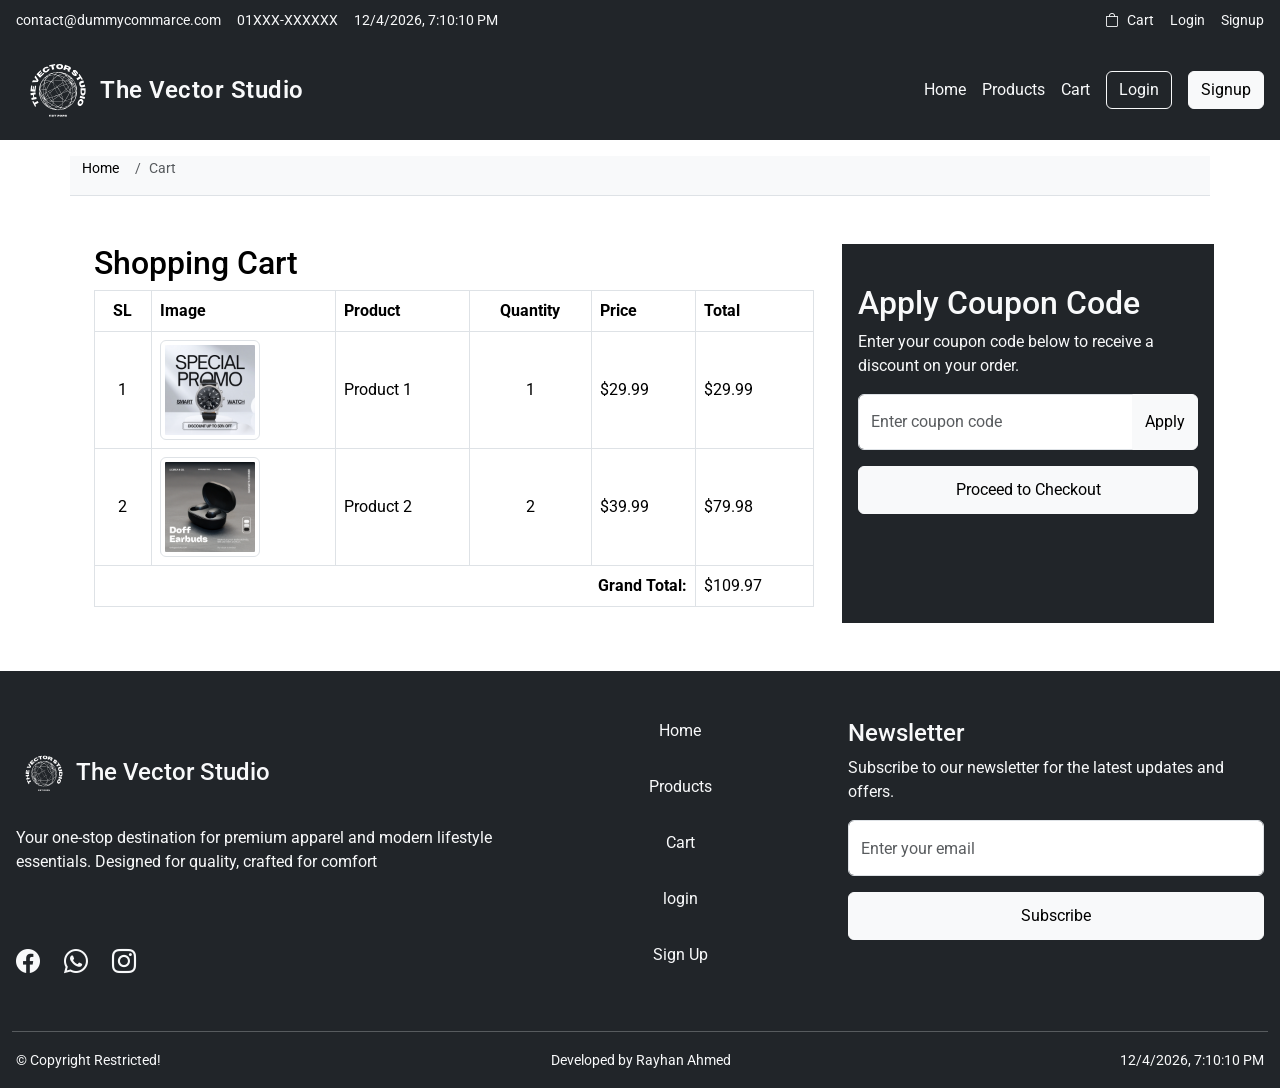
<file: cart.html>
<!DOCTYPE html>
<html lang="en">

<head>
    <meta charset="UTF-8">
    <meta name="viewport" content="width=device-width, initial-scale=1.0">
    <title>ABC Product</title>

    <!-- Bootstrap @5.0.2 CDN link-->
    <link href="https://cdn.jsdelivr.net/npm/bootstrap@5.0.2/dist/css/bootstrap.min.css" rel="stylesheet"
        integrity="sha384-EVSTQN3/azprG1Anm3QDgpJLIm9Nao0Yz1ztcQTwFspd3yD65VohhpuuCOmLASjC" crossorigin="anonymous">

    <!-- Bootstrap Icons -->
    <link rel="stylesheet" href="https://cdn.jsdelivr.net/npm/bootstrap-icons@1.13.1/font/bootstrap-icons.min.css">

    <!-- Local CSS -->
    <link rel="stylesheet" href="css/style.css">
</head>

<body>
    <!-- Header -->
    <div
        class="top-header containe-fluid d-flex justify-content-between align-items-center px-3 py-2 text-light bg-dark fs-14">

        <!-- Contact Info and Date/Time -->
        <div class="d-flex gap-3 align-items-center">
            <a href="mailto:contact@dummycommarce.com">contact@dummycommarce.com</a>
            <a href="tel:+8801XXX-XXXXXX">01XXX-XXXXXX</a></span>
            <span class="datetime" id="datetime">Date and Time</span>
        </div>

        <!-- User Account Links -->
        <div class="justify-content-end align-items-center d-flex gap-3">
            <a href="cart.html" class="d-flex flex-row gap-2 align-items-center">
                <i class="bi bi-bag"></i> Cart
            </a>
            <a href="login.html">
                Login
            </a>
            <a href="signup.html">
                Signup
            </a>
        </div>
    </div>

    <!-- Navbar -->
    <nav class="navbar container-fluid d-flex justify-content-between align-items-center bg-dark pt-2 px-3 text-light">

        <!-- Brand Logo -->
        <a href="index.html" class="d-inline-flex align-items-center">
            <img src="assets/Logo/logo-bw.svg" alt="Logo" class="size-logo">
            <span class="fs-logo">The Vector Studio</span>
        </a>

        <!-- Navigation Links -->
        <div>
            <ul class="d-flex list-unstyled mb-0 gap-3 justify-content-end align-items-center">
                <li><a href="index.html">Home</a></li>
                <li><a href="products.html">Products</a></li>
                <li><a href="cart.html">Cart</a></li>
                <li><a href="login.html" class="btn btn-outline-light">Login</a></li>
                <li><a href="signup.html" class="btn btn-light">Signup</a></li>
            </ul>
        </div>
    </nav>

    <!-- Breadcrumb -->
    <nav aria-label="breadcrumb" class="container mt-3 bg-light border-bottom mb-4 h-40px">
        <ol class="breadcrumb fs-14 list-unstyled d-flex gap-2 mb-0">
            <li class="breadcrumb-item"><a href="index.html">Home</a></li>
            <li class="breadcrumb-item active" aria-current="page">Cart</li>
        </ol>
    </nav>

    <div class="container d-flex flex-row gap-3">
        <!-- Overview of the cart section -->
        <section class="container mt-4 col-8">
            <h2>Shopping Cart</h2>

            <!-- Table to display cart items -->
            <div class="table-responsive">
                <table class="table table-bordered table-hover align-middle">
                    <thead>
                        <tr>
                            <th scope="col" class="text-center">SL</th>
                            <th scope="col">Image</th>
                            <th scope="col">Product</th>
                            <th scope="col" class="text-center">Quantity</th>
                            <th scope="col">Price</th>
                            <th scope="col">Total</th>
                        </tr>
                    </thead>

                    <!-- Cart items will be added here -->
                    <tbody id="cart-items">
                        <tr>
                            <td class="text-center">1</td>
                            <td><img src="assets\Products\product-1.png" alt="Product 1"
                                    class="img-fluid img-thumbnail size-100px"></td>
                            <td>Product 1</td>
                            <td class="text-center">1</td>
                            <td>$29.99</td>
                            <td>$29.99</td>
                        </tr>
                        <tr>
                            <td class="text-center">2</td>
                            <td><img src="assets\Products\product-2.png" alt="Product 2"
                                    class="img-fluid img-thumbnail size-100px"></td>
                            <td>Product 2</td>
                            <td class="text-center">2</td>
                            <td>$39.99</td>
                            <td>$79.98</td>
                        </tr>
                    </tbody>

                    <!-- Cart summary -->
                    <tfoot>
                        <tr>
                            <td colspan="5" class="text-end"><strong>Grand Total:</strong></td>
                            <td id="grand-total">$109.97</td>
                        </tr>
                    </tfoot>

                </table>

            </div>
        </section>

        <!-- Coupon code section -->
        <section class="container mt-4 px-3 py-4 col-4 bg-dark text-light border-rounded">
            <h2 class="mt-3">Apply Coupon Code</h2>
            <p>Enter your coupon code below to receive a discount on your order.</p>
            <div class="container-fluid d-flex flex-column px-0 gap-3">
                <div class="input-group h-56px">
                    <input type="text" class="form-control" placeholder="Enter coupon code">
                    <button class="btn btn-light">Apply</button>
                </div>
                <button class="btn btn-light w-100 h-48px" type="submit" onclick="alert('Confirmed!')">Proceed
                    to Checkout</button>
            </div>
        </section>
    </div>

    <!-- Big Footer -->
    <footer class="container-fluid pt-5 mt-5 bg-dark text-light">
        <div class="d-flex flex-row align-items-top justify-content-between px-1 pb-3">
            <div class="row col-5">
                <div class="d-flex gap-1 align-items-center">
                    <img src="assets/Logo/logo-bw.svg" alt="The Vector Studio Logo" class="footer-logo">
                    <h4 class="mb-0">The Vector Studio</h4>
                </div>
                <p class="mb-0">Your one-stop destination for premium apparel and modern lifestyle essentials. Designed
                    for quality, crafted for comfort</p>

                <div class="d-flex gap-4 align-items-center">
                    <a href="facebook.com" class="text-light fs-4"><i class="bi bi-facebook"></i></a>
                    <a href="whatsapp.com" class="text-light fs-4"><i class="bi bi-whatsapp"></i></a>
                    <a href="instagram.com" class="text-light fs-4"><i class="bi bi-instagram"></i></a>
                </div>
            </div>
            <div class="col-3 align-items-center">
                <ul class="list-unstyled d-flex flex-column gap-3 text-center">
                    <li class="h-40px"><a href="index.html">Home</a></li>
                    <li class="h-40px"><a href="products.html">Products</a></li>
                    <li class="h-40px"><a href="cart.html">Cart</a></li>
                    <li class="h-40px"><a href="login.html">login</a></li>
                    <li class="h-40px"><a href="signup.html">Sign Up</a></li>
                </ul>
            </div>
            <div class="col-4">
                <h4>Newsletter</h4>
                <p>Subscribe to our newsletter for the latest updates and offers.</p>
                <div class="d-flex flex-column gap-3 align-items-center">
                    <input type="email" placeholder="Enter your email" class="form-control w-100 h-56px">
                    <button class="btn btn-light w-100 h-48px">Subscribe</button>
                </div>
            </div>
        </div>
        <hr>

        <!-- Footer -->
        <div class="d-flex flex-row align-items-center justify-content-between fs-14 px-1">
            <p>&copy; Copyright Restricted!</p>
            <p>Developed by <a href="https://github.com/rayhan09niloy" class="text-light">Rayhan Ahmed</a></p>
            <p id="datetime2">Date and Time</p>
        </div>
    </footer>

    <!-- JavaScript Files -->
    <script src="js/script.js"></script>

    <!--Bootstrap JS -->
    <script src="https://cdn.jsdelivr.net/npm/bootstrap@5.0.2/dist/js/bootstrap.bundle.min.js"
        integrity="sha384-MrcW6ZMFYlzcLA8Nl+NtUVF0sA7MsXsP1UyJoMp4YLEuNSfAP+JcXn/tWtIaxVXM"
        crossorigin="anonymous"></script>
</body>

</html>
</file>
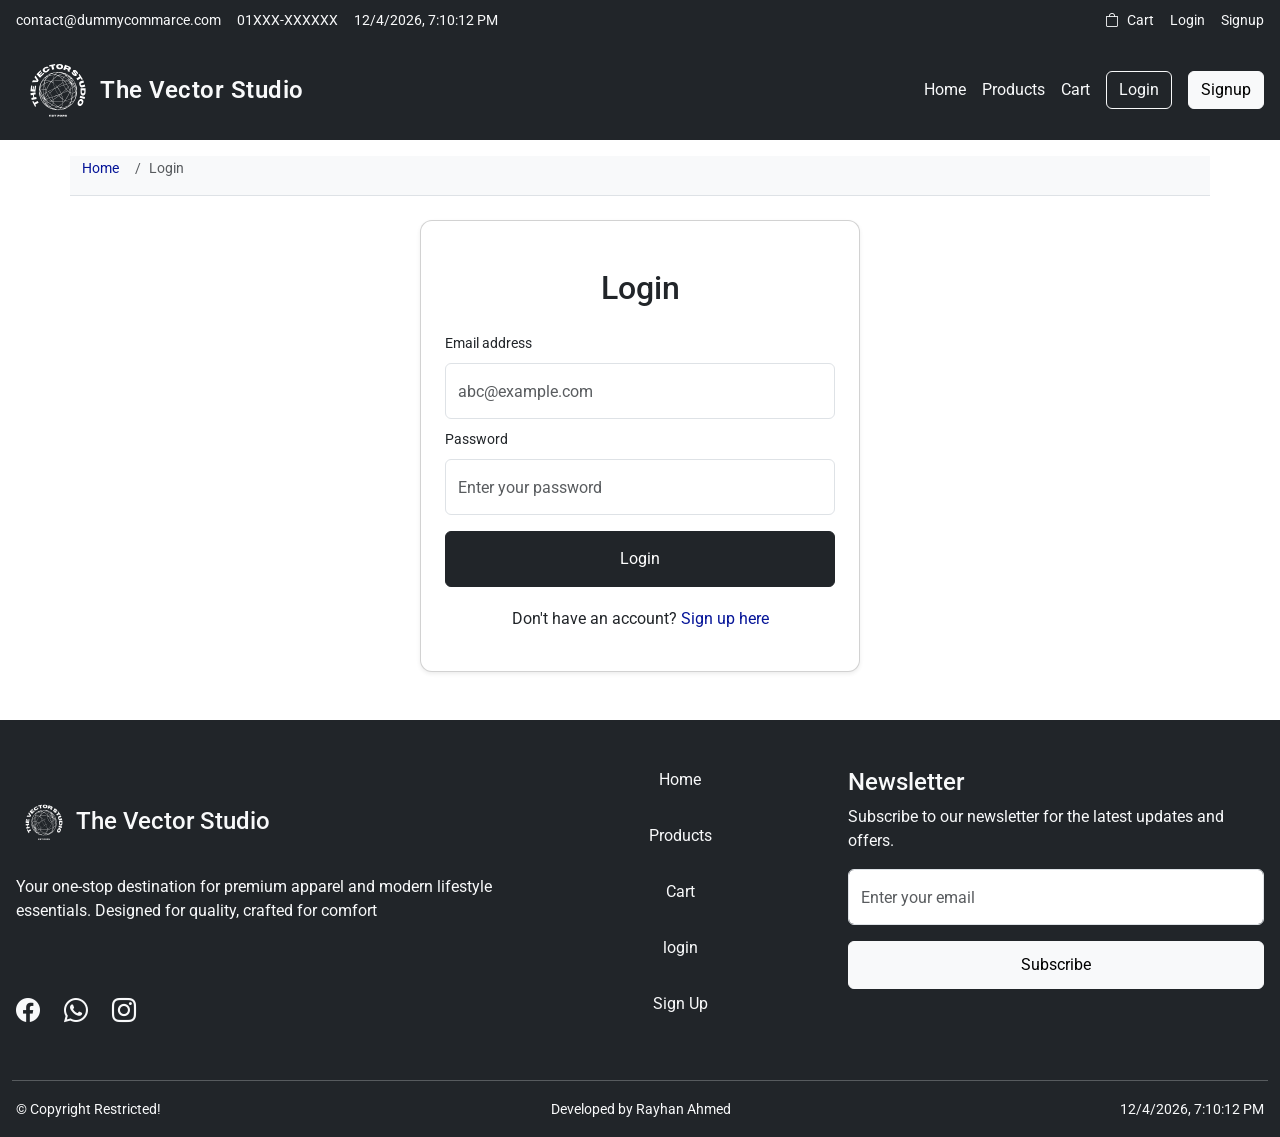
<file: login.html>
<!DOCTYPE html>
<html lang="en">
<head>
    <meta charset="UTF-8">
    <meta name="viewport" content="width=device-width, initial-scale=1.0">
    <title>Login</title>

    <!-- Bootstrap @5.0.2 CDN link-->
    <link href="https://cdn.jsdelivr.net/npm/bootstrap@5.0.2/dist/css/bootstrap.min.css" rel="stylesheet" integrity="sha384-EVSTQN3/azprG1Anm3QDgpJLIm9Nao0Yz1ztcQTwFspd3yD65VohhpuuCOmLASjC" crossorigin="anonymous">
    
    <!-- Bootstrap Icons -->
    <link rel="stylesheet" href="https://cdn.jsdelivr.net/npm/bootstrap-icons@1.13.1/font/bootstrap-icons.min.css">

     <!-- Local CSS -->
     <link rel="stylesheet" href="css/style.css">
</head>
<body>
    <!-- Header -->
    <div class="top-header containe-fluid d-flex justify-content-between align-items-center px-3 py-2 text-light bg-dark fs-14">

        <!-- Contact Info and Date/Time -->
        <div class="d-flex gap-3 align-items-center">
            <a href="mailto:contact@dummycommarce.com">contact@dummycommarce.com</a>
            <a href="tel:+8801XXX-XXXXXX">01XXX-XXXXXX</a></span>
            <span class="datetime" id="datetime">Date and Time</span>
        </div>

        <!-- User Account Links -->
        <div class="justify-content-end align-items-center d-flex gap-3">
            <a href="cart.html" class="d-flex flex-row gap-2 align-items-center">
                <i class="bi bi-bag"></i> Cart
            </a>
            <a href="login.html">
                Login
            </a>
            <a href="signup.html">
                Signup
            </a>
        </div>
    </div>

    <!-- Navbar -->
    <nav class="navbar container-fluid d-flex justify-content-between align-items-center bg-dark pt-2 px-3 text-light">

        <!-- Brand Logo -->
        <a href="index.html" class="d-inline-flex align-items-center">
            <img src="assets/Logo/logo-bw.svg" alt="Logo" class="size-logo">
            <span class="fs-logo">The Vector Studio</span>
        </a>
            
        <!-- Navigation Links -->
            <div>
                <ul class="d-flex list-unstyled mb-0 gap-3 justify-content-end align-items-center">
                    <li><a href="index.html">Home</a></li>
                    <li><a href="products.html">Products</a></li>
                    <li><a href="cart.html">Cart</a></li>
                    <li><a href="login.html" class="btn btn-outline-light">Login</a></li>
                    <li><a href="signup.html" class="btn btn-light">Signup</a></li>
                </ul>
            </div>
    </nav>

    <!-- Breadcrumb -->
    <nav aria-label="breadcrumb" class="container mt-3 bg-light border-bottom mb-4 h-40px">
        <ol class="breadcrumb fs-14 list-unstyled d-flex gap-2 mb-0">
            <li class="breadcrumb-item a-style"><a href="index.html">Home</a></li>
            <li class="breadcrumb-item active" aria-current="page">Login</li>
        </ol>
    </nav>

    <!-- login section -->
    <div class="container">
        <div class="card align-items-center justify-content-center mx-auto mxw-440px p-4 shadow-sm radius">

            <!-- Heading -->
            <h2 class="text-center mt-4 mb-4">Login</h2>
            
            <!-- Login Form -->
            <form action="login.html" class="w-100 d-flex flex-column gap-1" id="loginForm" method="POST" onsubmit="alert('Login form submitted!'); return true;">

                <!-- Input Email -->
                <div class="mb-1">
                    <label for="email" class="form-label fs-14">Email address</label>
                    <input type="email" class="form-control w-100 h-56px" id="email" placeholder="abc@example.com" required>
                </div>

                <!-- Input Password -->
                <div class="mb-1">
                    <label for="password" class="form-label fs-14">Password</label>
                    <input type="password" class="form-control w-100 h-56px" id="password" placeholder="Enter your password" required>
                </div>

                <!-- Submit Button -->
                <button type="submit" class="btn btn-dark w-100 h-56px mt-2">Login</button>
                
                <!-- Redirect to Signup Page -->
                <p class="text-center mt-3">
                    Don't have an account? <a href="signup.html" class="a-style">Sign up here</a>
                </p>
            </form>
        </div>
    </div>


    <!-- Big Footer -->
     <footer class="container-fluid pt-5 mt-5 bg-dark text-light">
        <div class="d-flex flex-row align-items-top justify-content-between px-1 pb-3">
            <div class="row col-5">
                <div class="d-flex gap-1 align-items-center">
                    <img src="assets/Logo/logo-bw.svg" alt="The Vector Studio Logo" class="footer-logo">
                    <h4 class="mb-0">The Vector Studio</h4>
                </div>
                <p class="mb-0">Your one-stop destination for premium apparel and modern lifestyle essentials. Designed for quality, crafted for comfort</p>

                <div class="d-flex gap-4 align-items-center">
                    <a href="facebook.com" class="text-light fs-4"><i class="bi bi-facebook"></i></a>
                    <a href="whatsapp.com" class="text-light fs-4"><i class="bi bi-whatsapp"></i></a>
                    <a href="instagram.com" class="text-light fs-4"><i class="bi bi-instagram"></i></a>
                </div>
            </div>
            <div class="col-3 align-items-center">
                <ul class="list-unstyled d-flex flex-column gap-3 text-center">
                    <li class="h-40px"><a href="index.html">Home</a></li>
                    <li class="h-40px"><a href="products.html">Products</a></li>
                    <li class="h-40px"><a href="cart.html">Cart</a></li>
                    <li class="h-40px"><a href="login.html">login</a></li>
                    <li class="h-40px"><a href="signup.html">Sign Up</a></li>
                </ul>
            </div>
            <div class="col-4">
                <h4>Newsletter</h4>
                <p>Subscribe to our newsletter for the latest updates and offers.</p>
                <div class="d-flex flex-column gap-3 align-items-center">
                    <input type="email" placeholder="Enter your email" class="form-control w-100 h-56px">
                    <button class="btn btn-light w-100 h-48px">Subscribe</button>
                </div>
            </div>
        </div>
        <hr>

        <!-- Footer -->
        <div class="d-flex flex-row align-items-center justify-content-between fs-14 px-1">
            <p>&copy; Copyright Restricted!</p>
            <p>Developed by <a href="https://github.com/rayhan09niloy" class="text-light">Rayhan Ahmed</a></p>
            <p id="datetime2">Date and Time</p>
        </div>
     </footer>

    <!-- JavaScript Files -->
    <script src="js/script.js"></script>
    
    <!--Bootstrap JS -->
      <script src="https://cdn.jsdelivr.net/npm/bootstrap@5.0.2/dist/js/bootstrap.bundle.min.js" integrity="sha384-MrcW6ZMFYlzcLA8Nl+NtUVF0sA7MsXsP1UyJoMp4YLEuNSfAP+JcXn/tWtIaxVXM" crossorigin="anonymous"></script>
</body>
</html>
</file>
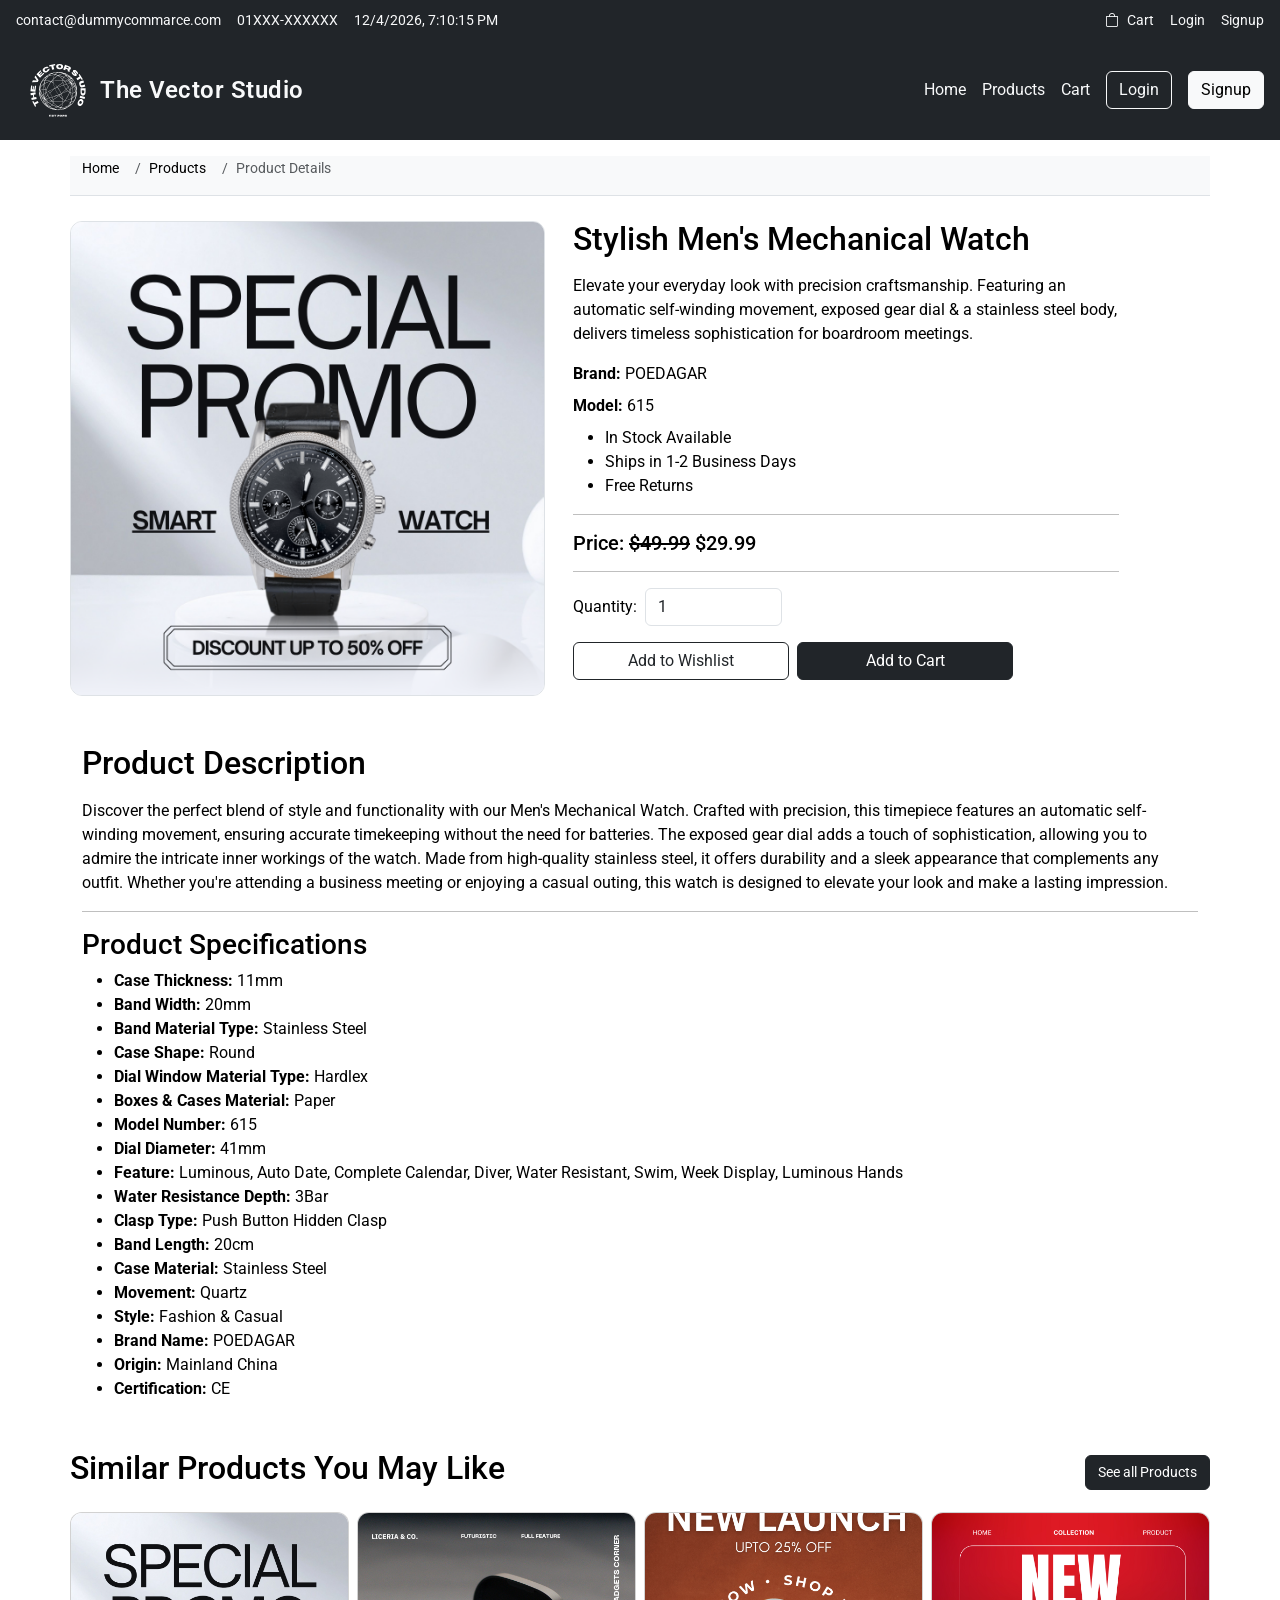
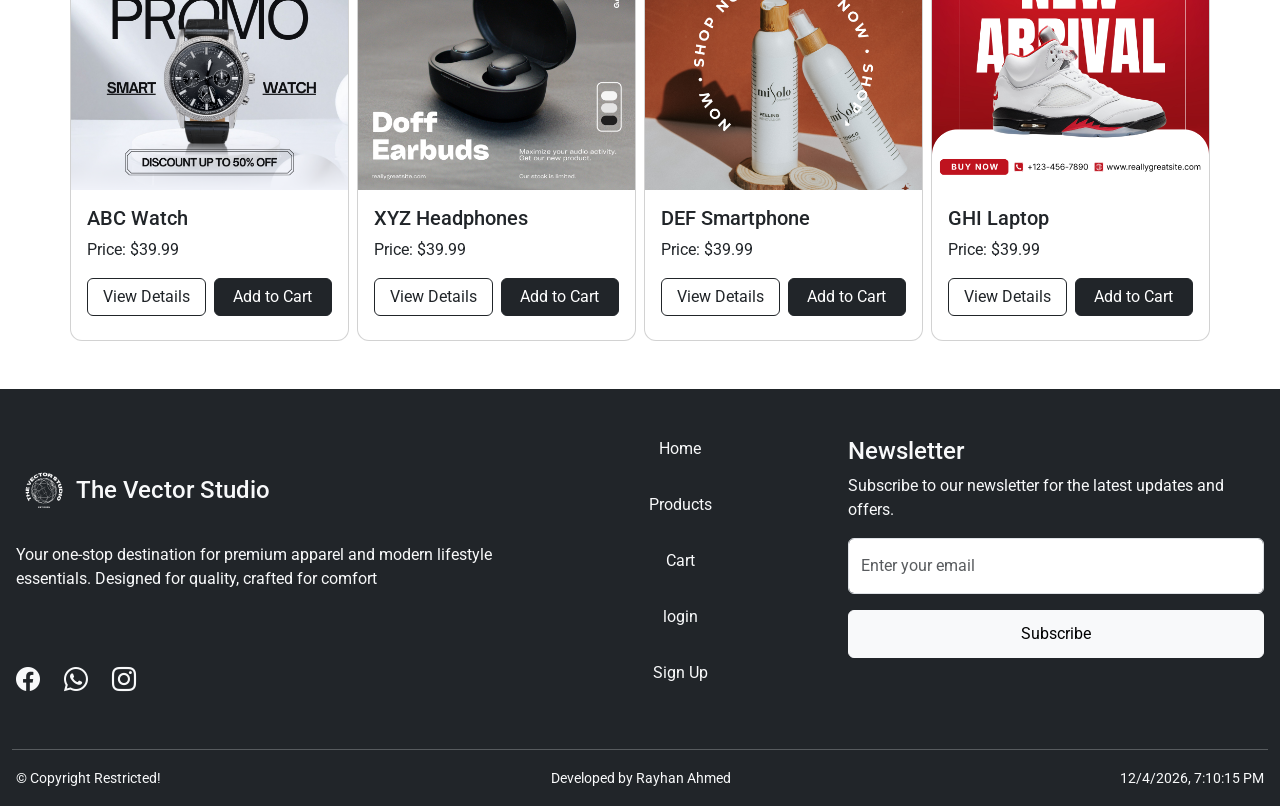
<file: product-details.html>
<!DOCTYPE html>
<html lang="en">
<head>
    <meta charset="UTF-8">
    <meta name="viewport" content="width=device-width, initial-scale=1.0">
    <title>ABC Product</title>

    <!-- Bootstrap @5.0.2 CDN link-->
    <link href="https://cdn.jsdelivr.net/npm/bootstrap@5.0.2/dist/css/bootstrap.min.css" rel="stylesheet" integrity="sha384-EVSTQN3/azprG1Anm3QDgpJLIm9Nao0Yz1ztcQTwFspd3yD65VohhpuuCOmLASjC" crossorigin="anonymous">
    
    <!-- Bootstrap Icons -->
    <link rel="stylesheet" href="https://cdn.jsdelivr.net/npm/bootstrap-icons@1.13.1/font/bootstrap-icons.min.css">

     <!-- Local CSS -->
     <link rel="stylesheet" href="css/style.css">
</head>
<body>
    <!-- Header -->
    <div class="top-header containe-fluid d-flex justify-content-between align-items-center px-3 py-2 text-light bg-dark fs-14">

        <!-- Contact Info and Date/Time -->
        <div class="d-flex gap-3 align-items-center">
            <a href="mailto:contact@dummycommarce.com">contact@dummycommarce.com</a>
            <a href="tel:+8801XXX-XXXXXX">01XXX-XXXXXX</a></span>
            <span class="datetime" id="datetime">Date and Time</span>
        </div>

        <!-- User Account Links -->
        <div class="justify-content-end align-items-center d-flex gap-3">
            <a href="cart.html" class="d-flex flex-row gap-2 align-items-center">
                <i class="bi bi-bag"></i> Cart
            </a>
            <a href="login.html">
                Login
            </a>
            <a href="signup.html">
                Signup
            </a>
        </div>
    </div>

    <!-- Navbar -->
    <nav class="navbar container-fluid d-flex justify-content-between align-items-center bg-dark pt-2 px-3 text-light">

        <!-- Brand Logo -->
        <a href="index.html" class="d-inline-flex align-items-center">
            <img src="assets/Logo/logo-bw.svg" alt="Logo" class="size-logo">
            <span class="fs-logo">The Vector Studio</span>
        </a>
            
        <!-- Navigation Links -->
            <div>
                <ul class="d-flex list-unstyled mb-0 gap-3 justify-content-end align-items-center">
                    <li><a href="index.html">Home</a></li>
                    <li><a href="products.html">Products</a></li>
                    <li><a href="cart.html">Cart</a></li>
                    <li><a href="login.html" class="btn btn-outline-light">Login</a></li>
                    <li><a href="signup.html" class="btn btn-light">Signup</a></li>
                </ul>
            </div>
    </nav>

    <!-- Breadcrumb -->
    <nav aria-label="breadcrumb" class="container mt-3 bg-light border-bottom mb-4 h-40px">
        <ol class="breadcrumb fs-14 list-unstyled d-flex gap-2 mb-0">
            <li class="breadcrumb-item"><a href="index.html">Home</a></li>
            <li class="breadcrumb-item"><a href="products.html">Products</a></li>
            <li class="breadcrumb-item active" aria-current="page">Product Details</li>
        </ol>
    </nav>

    <!-- Main Content -->
    <section class="container">
        <div class="row justify-content-start align-items-center g-4">

            <!-- Image column -->
            <div class="col-lg-5 p-0">
                <img src="assets/Products/product-1.png" alt="Product Image" class="img-fluid img-thumbnail p-0 radius">
            </div>

            <!-- Details column -->
            <div class="col-lg-6 ms-3">
                <!-- <h1 class="mt-1 mb-4 text-color-not-important">Product Details</h1> -->
                <h2 class="mb-3">Stylish Men's Mechanical Watch</h2>
                <p class="mb-3">Elevate your everyday look with precision craftsmanship. Featuring an automatic self-winding movement, exposed gear dial & a stainless steel body, delivers timeless sophistication for boardroom meetings.</p>

                <!-- Other Details: -->
                <div class="d-flex flex-column gap-2 mb-3">
                    <span class="mb-0"><strong>Brand:</strong> POEDAGAR</span>
                    <span class="mb-0"><strong>Model:</strong> 615</span>
                    <ul class="mb-0">
                        <li>In Stock Available</li>
                        <li>Ships in 1-2 Business Days</li>
                        <li>Free Returns</li>
                    </ul>
                </div>

                <!-- Price -->
                <hr>
                <h5 class="mt-2 mb-3">Price: <del>$49.99</del> $29.99</h5>
                
                <!-- Input the quantity and add to cart or wishlist -->
                <hr>
                <div class="mt-3 mb-3 d-flex align-items-center gap-2">
                    <label for="quantity" class="form-label mb-0">Quantity:</label>
                    <input type="number" class="form-control w-25" id="quantity" min="1" value="1">
                </div>

                <!-- Button Group for Wishlist and Cart -->
                <div class="d-flex gap-2 mb-3 mxw-440px">
                    <button class="btn btn-outline-dark w-100">Add to Wishlist</button>
                    <button class="btn btn-dark w-100">Add to Cart</button>
                </div>
            </div>
        </div>
    </section>

    <!-- Product Description Section -->
    <section class="container mt-5">
        <h2 class="mb-3">Product Description</h2>
        <p>Discover the perfect blend of style and functionality with our Men's Mechanical Watch. Crafted with precision, this timepiece features an automatic self-winding movement, ensuring accurate timekeeping without the need for batteries. The exposed gear dial adds a touch of sophistication, allowing you to admire the intricate inner workings of the watch. Made from high-quality stainless steel, it offers durability and a sleek appearance that complements any outfit. Whether you're attending a business meeting or enjoying a casual outing, this watch is designed to elevate your look and make a lasting impression.</p>
        <hr>

        <!-- Product Specifications -->
        <h3>Product Specifications</h3>
        <ul>
            <li><strong>Case Thickness:</strong> 11mm</li>
            <li><strong>Band Width:</strong> 20mm</li>
            <li><strong>Band Material Type:</strong> Stainless Steel</li>
            <li><strong>Case Shape:</strong> Round</li>
            <li><strong>Dial Window Material Type:</strong> Hardlex</li>
            <li><strong>Boxes & Cases Material:</strong> Paper</li>
            <li><strong>Model Number:</strong> 615</li>
            <li><strong>Dial Diameter:</strong> 41mm</li>
            <li><strong>Feature:</strong> Luminous, Auto Date, Complete Calendar, Diver, Water Resistant, Swim, Week Display, Luminous Hands</li>
            <li><strong>Water Resistance Depth:</strong> 3Bar</li>
            <li><strong>Clasp Type:</strong> Push Button Hidden Clasp</li>
            <li><strong>Band Length:</strong> 20cm</li>
            <li><strong>Case Material:</strong> Stainless Steel</li>
            <li><strong>Movement:</strong> Quartz</li>
            <li><strong>Style:</strong> Fashion & Casual</li>
            <li><strong>Brand Name:</strong> POEDAGAR</li>
            <li><strong>Origin:</strong> Mainland China</li>
            <li><strong>Certification:</strong> CE</li>
        </ul>
    </section>

    <!-- Related Products Section -->
    <section class="container p-0 mt-5">
        <div class="d-flex justify-content-between align-items-center mb-3">
            <h2 class="mx-0">Similar Products You May Like</h2>
            <a href="products.html" class="btn btn-dark fs-14">See all Products</a>
        </div>
        
        <!-- Products are displayed in a grid layout using Bootstrap's grid system. Each product is represented by a card that includes an image, title, price, and buttons for adding to the wishlist or cart. The products are responsive and will adjust their layout based on the screen size, ensuring a user-friendly experience across devices -->
        <div class="row g-2">

            <!--Product 1-->
            <div class="col-lg-3 col-md-4 col-sm-6">
                <div class="card px-0 radius overflow-hidden">
                    <img src="assets\Products\product-1.png" alt="product 1" class="card-img-top w-100 d-block ratio">
                    <div class="card-body px-3">
                        <h5 class="card-title">ABC Watch</h5>
                        <p class="card-text">Price: $39.99</p>
                        <div class="d-flex gap-2 my-2">
                            <button class="btn btn-outline-dark w-100"><a href="product-details.html">View Details</a></button>
                            <button class="btn btn-dark w-100">Add to Cart</button>
                        </div>
                    </div>
                </div>
            </div>

            <!--Product 2-->
            <div class="col-lg-3 col-md-4 col-sm-6">
                <div class="card px-0 radius overflow-hidden">
                    <img src="assets\Products\product-2.png" alt="product 2" class="card-img-top w-100 d-block ratio">
                    <div class="card-body px-3">
                        <h5 class="card-title">XYZ Headphones</h5>
                        <p class="card-text">Price: $39.99</p>
                        <div class="d-flex gap-2 my-2">
                            <button class="btn btn-outline-dark w-100"><a href="product-details.html">View Details</a></button>
                            <button class="btn btn-dark w-100">Add to Cart</button>
                        </div>
                    </div>
                </div>
            </div>

            <!--Product 3-->
            <div class="col-lg-3 col-md-4 col-sm-6">
                <div class="card px-0 radius overflow-hidden">
                    <img src="assets\Products\product-3.png" alt="product 3" class="card-img-top w-100 d-block ratio">
                    <div class="card-body px-3">
                        <h5 class="card-title">DEF Smartphone</h5>
                        <p class="card-text">Price: $39.99</p>
                        <div class="d-flex gap-2 my-2">
                            <button class="btn btn-outline-dark w-100"><a href="product-details.html">View Details</a></button>
                            <button class="btn btn-dark w-100">Add to Cart</button>
                        </div>
                    </div>
                </div>
            </div>

            <!--Product 4-->
            <div class="col-lg-3 col-md-4 col-sm-6">
                <div class="card px-0 radius overflow-hidden">
                    <img src="assets\Products\product-4.png" alt="product 4" class="card-img-top w-100 d-block ratio">
                    <div class="card-body px-3">
                        <h5 class="card-title">GHI Laptop</h5>
                        <p class="card-text">Price: $39.99</p>
                        <div class="d-flex gap-2 my-2">
                            <button class="btn btn-outline-dark w-100"><a href="product-details.html">View Details</a></button>
                            <button class="btn btn-dark w-100">Add to Cart</button>
                        </div>
                    </div>
                </div>
            </div>
        </div>
    </section>

    <!-- Big Footer -->
    <footer class="container-fluid pt-5 mt-5 bg-dark text-light">
        <div class="d-flex flex-row align-items-top justify-content-between px-1 pb-3">
            <div class="row col-5">
                <div class="d-flex gap-1 align-items-center">
                    <img src="assets/Logo/logo-bw.svg" alt="The Vector Studio Logo" class="footer-logo">
                    <h4 class="mb-0">The Vector Studio</h4>
                </div>
                <p class="mb-0">Your one-stop destination for premium apparel and modern lifestyle essentials. Designed for quality, crafted for comfort</p>

                <div class="d-flex gap-4 align-items-center">
                    <a href="facebook.com" class="text-light fs-4"><i class="bi bi-facebook"></i></a>
                    <a href="whatsapp.com" class="text-light fs-4"><i class="bi bi-whatsapp"></i></a>
                    <a href="instagram.com" class="text-light fs-4"><i class="bi bi-instagram"></i></a>
                </div>
            </div>
            <div class="col-3 align-items-center">
                <ul class="list-unstyled d-flex flex-column gap-3 text-center">
                    <li class="h-40px"><a href="index.html">Home</a></li>
                    <li class="h-40px"><a href="products.html">Products</a></li>
                    <li class="h-40px"><a href="cart.html">Cart</a></li>
                    <li class="h-40px"><a href="login.html">login</a></li>
                    <li class="h-40px"><a href="signup.html">Sign Up</a></li>
                </ul>
            </div>
            <div class="col-4">
                <h4>Newsletter</h4>
                <p>Subscribe to our newsletter for the latest updates and offers.</p>
                <div class="d-flex flex-column gap-3 align-items-center">
                    <input type="email" placeholder="Enter your email" class="form-control w-100 h-56px">
                    <button class="btn btn-light w-100 h-48px">Subscribe</button>
                </div>
            </div>
        </div>
        <hr>

        <!-- Footer -->
        <div class="d-flex flex-row align-items-center justify-content-between fs-14 px-1">
            <p>&copy; Copyright Restricted!</p>
            <p>Developed by <a href="https://github.com/rayhan09niloy" class="text-light">Rayhan Ahmed</a></p>
            <p id="datetime2">Date and Time</p>
        </div>
     </footer>

    <!-- JavaScript Files -->
    <script src="js/script.js"></script>
    
    <!--Bootstrap JS -->
    <script src="https://cdn.jsdelivr.net/npm/bootstrap@5.0.2/dist/js/bootstrap.bundle.min.js" integrity="sha384-MrcW6ZMFYlzcLA8Nl+NtUVF0sA7MsXsP1UyJoMp4YLEuNSfAP+JcXn/tWtIaxVXM" crossorigin="anonymous"></script>
</body>
</html>
</file>
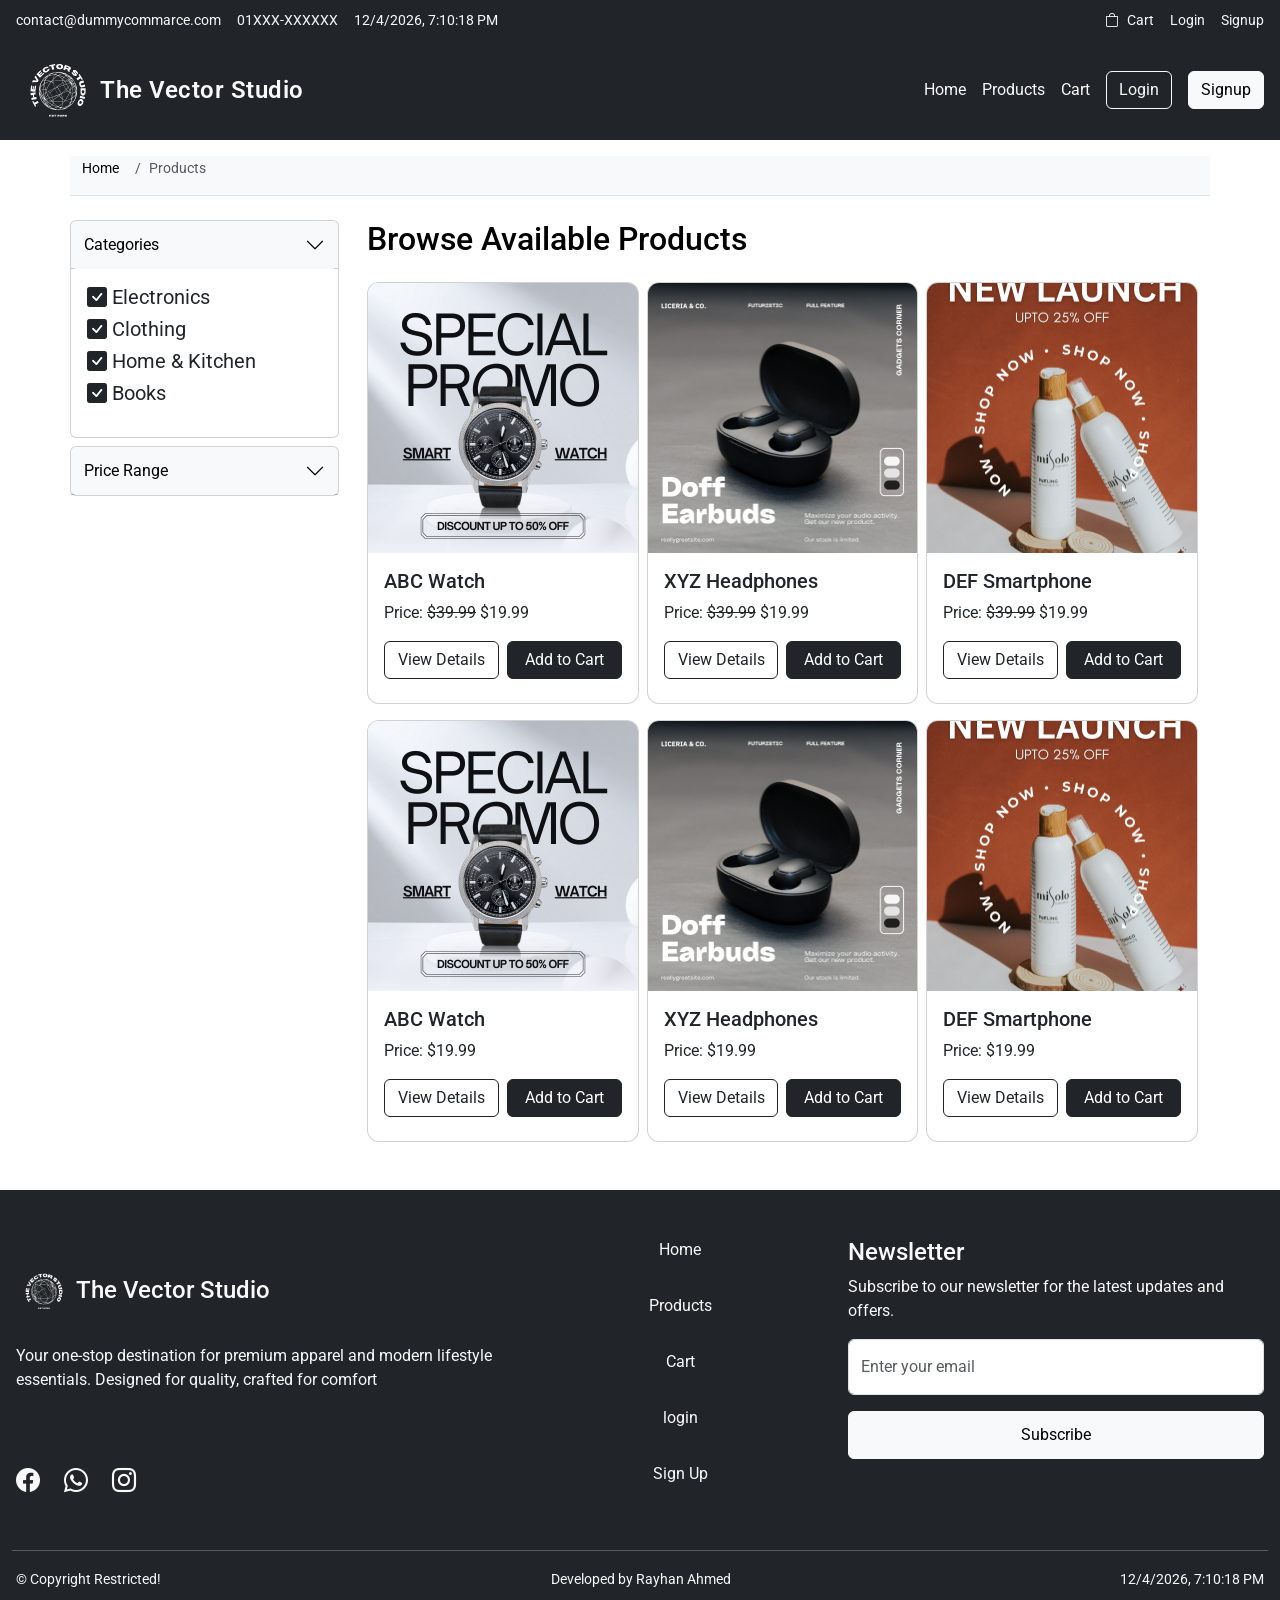
<file: products.html>
<!DOCTYPE html>
<html lang="en">

<head>
    <meta charset="UTF-8">
    <meta name="viewport" content="width=device-width, initial-scale=1.0">
    <title>Store</title>

    <!-- Bootstrap @5.0.2 CDN link-->
    <link href="https://cdn.jsdelivr.net/npm/bootstrap@5.0.2/dist/css/bootstrap.min.css" rel="stylesheet"
        integrity="sha384-EVSTQN3/azprG1Anm3QDgpJLIm9Nao0Yz1ztcQTwFspd3yD65VohhpuuCOmLASjC" crossorigin="anonymous">

    <!-- Bootstrap Icons -->
    <link rel="stylesheet" href="https://cdn.jsdelivr.net/npm/bootstrap-icons@1.13.1/font/bootstrap-icons.min.css">

    <!-- Local CSS -->
    <link rel="stylesheet" href="css/style.css">
</head>

<body>
    <!-- Header -->
    <div
        class="top-header container-fluid d-flex justify-content-between align-items-center px-3 py-2 text-light bg-dark fs-14">

        <!-- Contact Info and Date/Time -->
        <div class="d-flex gap-3 align-items-center">
            <a href="mailto:contact@dummycommarce.com">contact@dummycommarce.com</a>
            <a href="tel:+8801XXX-XXXXXX">01XXX-XXXXXX</a></span>
            <span class="datetime" id="datetime">Date and Time</span>
        </div>

        <!-- User Account Links -->
        <div class="justify-content-end align-items-center d-flex gap-3">
            <a href="cart.html" class="d-flex flex-row gap-2 align-items-center">
                <i class="bi bi-bag"></i> Cart
            </a>
            <a href="login.html">
                Login
            </a>
            <a href="signup.html">
                Signup
            </a>
        </div>
    </div>

    <!-- Navbar -->
    <nav class="navbar container-fluid d-flex justify-content-between align-items-center bg-dark pt-2 px-3 text-light">

        <!-- Brand Logo -->
        <a href="index.html" class="d-inline-flex align-items-center">
            <img src="assets/Logo/logo-bw.svg" alt="Logo" class="size-logo">
            <span class="fs-logo">The Vector Studio</span>
        </a>

        <!-- Navigation Links -->
        <div>
            <ul class="d-flex list-unstyled mb-0 gap-3 justify-content-end align-items-center">
                <li><a href="index.html">Home</a></li>
                <li><a href="products.html">Products</a></li>
                <li><a href="cart.html">Cart</a></li>
                <li><a href="login.html" class="btn btn-outline-light">Login</a></li>
                <li><a href="signup.html" class="btn btn-light">Signup</a></li>
            </ul>
        </div>
    </nav>

    <!-- Breadcrumb -->
    <nav aria-label="breadcrumb" class="container mt-3 bg-light border-bottom mb-4 h-40px">
        <ol class="breadcrumb fs-14 list-unstyled d-flex gap-2 mb-0">
            <li class="breadcrumb-item"><a href="index.html">Home</a></li>
            <li class="breadcrumb-item active" aria-current="page">Products</li>
        </ol>
    </nav>

    <!-- Products Section -->
    <section class="container">
        <div class="row">

            <!-- Sidebar -->
            <div class="col-lg-3 ps-0 pe-3">

                <!-- Category -->
                <div class="accordion h-48px d-flex flex-column gap-2" id="ac-a">

                    <!-- First Accordion Item -->
                    <div class="card">
                        <div class="card-header m-0 p-0 h-48px" id="ac-a-h1">
                            <h5 class="mb-0 h-48px">
                                <button type="button" class="btn btn-light w-100 h-100 d-flex justify-content-between align-items-center" data-bs-toggle="collapse" data-bs-target="#ac-a-c1" aria-expanded="true" aria-controls="ac-a-c1">
                                    Categories<i class="bi bi-chevron-down fs-20"></i>
                                </button>
                            </h5>
                        </div>
                        <div id="ac-a-c1" class="collapse show" aria-labelledby="ac-a-h1">
                            <div class="card-body p-3">
                                <ul class="list-unstyled d-flex flex-column gap-2">
                                    <li class="fs-20"><a href="#"><i class="bi bi-check-square-fill"></i> Electronics</a></li>
                                    <li class="fs-20"><a href="#"><i class="bi bi-check-square-fill"></i> Clothing</a></li>
                                    <li class="fs-20"><a href="#"><i class="bi bi-check-square-fill"></i> Home & Kitchen</a></li>
                                    <li class="fs-20"><a href="#"><i class="bi bi-check-square-fill"></i> Books</a></li>
                                </ul>
                            </div>
                        </div>
                    </div>

                    <!-- Second Accordion Item  -->
                    <div class="card">
                        <div class="card-header m-0 p-0 h-48px" id="ac-a-h2">
                            <h5 class="mb-0 h-48px">
                                <button type="button" class="btn btn-light w-100 h-100 d-flex justify-content-between align-items-center" data-bs-toggle="collapse" data-bs-target="#ac-a-c2" aria-expanded="false" aria-controls="ac-a-c2">
                                    Price Range<i class="bi bi-chevron-down fs-20"></i>
                                </button>
                            </h5>
                        </div>
                        <div id="ac-a-c2" class="collapse" aria-labelledby="ac-a-h2">
                            <div class="card-body p-3">
                                <ul class="list-unstyled d-flex flex-column gap-2">
                                    <li class="fs-20"><a href="#"><i class="bi bi-check-square-fill"></i> $0 - $50</a></li>
                                    <li class="fs-20"><a href="#"><i class="bi bi-check-square-fill"></i> $51 - $100</a></li>
                                    <li class="fs-20"><a href="#"><i class="bi bi-check-square-fill"></i> $101 - $200</a></li>
                                    <li class="fs-20"><a href="#"><i class="bi bi-check-square-fill"></i> $201 & Above</a></li>
                                </ul>
                            </div>
                        </div>
                    </div>
                </div>
            </div>

            <!-- Products -->
            <div class="col-lg-9">
                <!-- Offered Product -->
                <div class="d-flex justify-content-between align-items-center mb-3">
                    <h2 class="mx-0">Browse Available Products</h2>
                </div>

                <!-- Row 01 -->
                <div class="row g-2">

                    <!--Product 1-->
                    <div class="col-lg-4 col-md-4 col-sm-6">
                        <div class="card px-0 radius overflow-hidden">
                            <img src="assets\Products\product-1.png"
                                alt="product 1" class="card-img-top w-100 d-block ratio">
                            <div class="card-body px-3">
                                <h5 class="card-title">ABC Watch</h5>
                                <p class="card-text">Price: <del>$39.99</del> $19.99</p>
                                <div class="d-flex gap-2 my-2">
                                    <button class="btn btn-outline-dark w-100"><a href="product-details.html">View Details</a></button>
                                    <button class="btn btn-dark w-100">Add to Cart</button>
                                </div>
                            </div>
                        </div>
                    </div>

                    <!--Product 2-->
                    <div class="col-lg-4 col-md-4 col-sm-6">
                        <div class="card px-0 radius overflow-hidden">
                            <img src="assets\Products\product-2.png"
                                alt="product 2" class="card-img-top w-100 d-block ratio">
                            <div class="card-body px-3">
                                <h5 class="card-title">XYZ Headphones</h5>
                                <p class="card-text">Price: <del>$39.99</del> $19.99</p>
                                <div class="d-flex gap-2 my-2">
                                    <button class="btn btn-outline-dark w-100"><a href="product-details.html">View Details</a></button>
                                    <button class="btn btn-dark w-100">Add to Cart</button>
                                </div>
                            </div>
                        </div>
                    </div>

                    <!--Product 3-->
                    <div class="col-lg-4 col-md-4 col-sm-6">
                        <div class="card px-0 radius overflow-hidden">
                            <img src="assets\Products\product-3.png"
                                alt="product 3" class="card-img-top w-100 d-block ratio">
                            <div class="card-body px-3">
                                <h5 class="card-title">DEF Smartphone</h5>
                                <p class="card-text">Price: <del>$39.99</del> $19.99</p>
                                <div class="d-flex gap-2 my-2">
                                    <button class="btn btn-outline-dark w-100"><a href="product-details.html">View Details</a></button>
                                    <button class="btn btn-dark w-100">Add to Cart</button>
                                </div>
                            </div>
                        </div>
                    </div>
                </div>

                <!-- Row 02 -->
                <div class="row g-2 mt-2">

                    <!--Product 1-->
                    <div class="col-lg-4 col-md-4 col-sm-6">
                        <div class="card px-0 radius overflow-hidden">
                            <img src="assets\Products\product-1.png"
                                alt="product 1" class="card-img-top w-100 d-block ratio">
                            <div class="card-body px-3">
                                <h5 class="card-title">ABC Watch</h5>
                                <p class="card-text">Price: $19.99</p>
                                <div class="d-flex gap-2 my-2">
                                    <button class="btn btn-outline-dark w-100"><a href="product-details.html">View Details</a></button>
                                    <button class="btn btn-dark w-100">Add to Cart</button>
                                </div>
                            </div>
                        </div>
                    </div>

                    <!--Product 2-->
                    <div class="col-lg-4 col-md-4 col-sm-6">
                        <div class="card px-0 radius overflow-hidden">
                            <img src="assets\Products\product-2.png"
                                alt="product 2" class="card-img-top w-100 d-block ratio">
                            <div class="card-body px-3">
                                <h5 class="card-title">XYZ Headphones</h5>
                                <p class="card-text">Price: $19.99</p>
                                <div class="d-flex gap-2 my-2">
                                    <button class="btn btn-outline-dark w-100"><a href="product-details.html">View Details</a></button>
                                    <button class="btn btn-dark w-100">Add to Cart</button>
                                </div>
                            </div>
                        </div>
                    </div>

                    <!--Product 3-->
                    <div class="col-lg-4 col-md-4 col-sm-6">
                        <div class="card px-0 radius overflow-hidden">
                            <img src="assets\Products\product-3.png"
                                alt="product 3" class="card-img-top w-100 d-block ratio">
                            <div class="card-body px-3">
                                <h5 class="card-title">DEF Smartphone</h5>
                                <p class="card-text">Price: $19.99</p>
                                <div class="d-flex gap-2 my-2">
                                    <button class="btn btn-outline-dark w-100"><a href="product-details.html">View Details</a></button>
                                    <button class="btn btn-dark w-100">Add to Cart</button>
                                </div>
                            </div>
                        </div>
                    </div>
                </div>
            </div>
        </div>
    </section>

    <!-- Big Footer -->
    <footer class="container-fluid pt-5 mt-5 bg-dark text-light">
        <div class="d-flex flex-row align-items-top justify-content-between px-1 pb-3">
            <div class="row col-5">
                <div class="d-flex gap-1 align-items-center">
                    <img src="assets/Logo/logo-bw.svg" alt="The Vector Studio Logo" class="footer-logo">
                    <h4 class="mb-0">The Vector Studio</h4>
                </div>
                <p class="mb-0">Your one-stop destination for premium apparel and modern lifestyle essentials. Designed
                    for quality, crafted for comfort</p>

                <div class="d-flex gap-4 align-items-center">
                    <a href="facebook.com" class="text-light fs-4"><i class="bi bi-facebook"></i></a>
                    <a href="whatsapp.com" class="text-light fs-4"><i class="bi bi-whatsapp"></i></a>
                    <a href="instagram.com" class="text-light fs-4"><i class="bi bi-instagram"></i></a>
                </div>
            </div>
            <div class="col-3 align-items-center">
                <ul class="list-unstyled d-flex flex-column gap-3 text-center">
                    <li class="h-40px"><a href="index.html">Home</a></li>
                    <li class="h-40px"><a href="products.html">Products</a></li>
                    <li class="h-40px"><a href="cart.html">Cart</a></li>
                    <li class="h-40px"><a href="login.html">login</a></li>
                    <li class="h-40px"><a href="signup.html">Sign Up</a></li>
                </ul>
            </div>
            <div class="col-4">
                <h4>Newsletter</h4>
                <p>Subscribe to our newsletter for the latest updates and offers.</p>
                <div class="d-flex flex-column gap-3 align-items-center">
                    <input type="email" placeholder="Enter your email" class="form-control w-100 h-56px">
                    <button class="btn btn-light w-100 h-48px">Subscribe</button>
                </div>
            </div>
        </div>
        <hr>

        <!-- Footer -->
        <div class="d-flex flex-row align-items-center justify-content-between fs-14 px-1">
            <p>&copy; Copyright Restricted!</p>
            <p>Developed by <a href="https://github.com/rayhan09niloy" class="text-light">Rayhan Ahmed</a></p>
            <p id="datetime2">Date and Time</p>
        </div>
    </footer>

    <!-- JavaScript Files -->
    <script src="js/script.js"></script>

    <!--Bootstrap JS -->
    <script src="https://cdn.jsdelivr.net/npm/bootstrap@5.0.2/dist/js/bootstrap.bundle.min.js"
        integrity="sha384-MrcW6ZMFYlzcLA8Nl+NtUVF0sA7MsXsP1UyJoMp4YLEuNSfAP+JcXn/tWtIaxVXM"
        crossorigin="anonymous"></script>
</body>

</html>
</file>
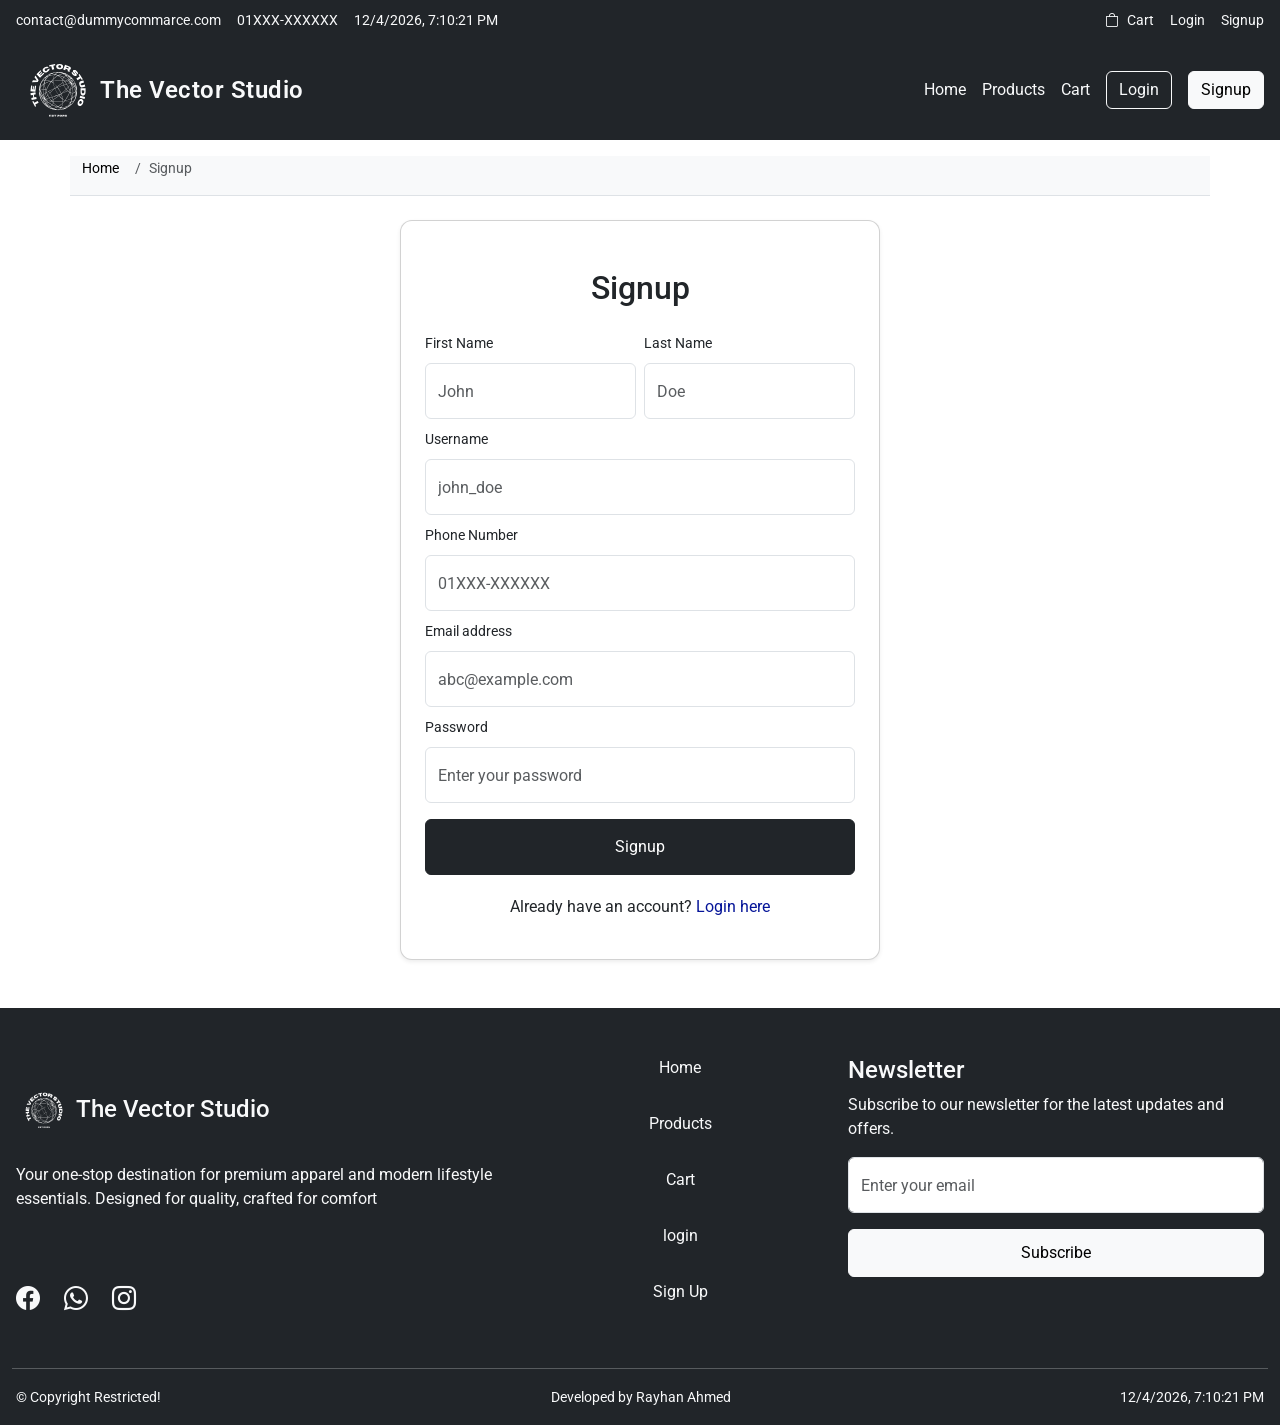
<file: signup.html>
<!DOCTYPE html>
<html lang="en">
<head>
    <meta charset="UTF-8">
    <meta name="viewport" content="width=device-width, initial-scale=1.0">
    <title>Create an account</title>

    <!-- Bootstrap @5.0.2 CDN link-->
    <link href="https://cdn.jsdelivr.net/npm/bootstrap@5.0.2/dist/css/bootstrap.min.css" rel="stylesheet" integrity="sha384-EVSTQN3/azprG1Anm3QDgpJLIm9Nao0Yz1ztcQTwFspd3yD65VohhpuuCOmLASjC" crossorigin="anonymous">
    
    <!-- Bootstrap Icons -->
    <link rel="stylesheet" href="https://cdn.jsdelivr.net/npm/bootstrap-icons@1.13.1/font/bootstrap-icons.min.css">

     <!-- Local CSS -->
     <link rel="stylesheet" href="css/style.css">
</head>
<body>
    <!-- Header -->
    <div class="top-header containe-fluid d-flex justify-content-between align-items-center px-3 py-2 text-light bg-dark fs-14">

        <!-- Contact Info and Date/Time -->
        <div class="d-flex gap-3 align-items-center">
            <a href="mailto:contact@dummycommarce.com">contact@dummycommarce.com</a>
            <a href="tel:+8801XXX-XXXXXX">01XXX-XXXXXX</a></span>
            <span class="datetime" id="datetime">Date and Time</span>
        </div>

        <!-- User Account Links -->
        <div class="justify-content-end align-items-center d-flex gap-3">
            <a href="cart.html" class="d-flex flex-row gap-2 align-items-center">
                <i class="bi bi-bag"></i> Cart
            </a>
            <a href="login.html">
                Login
            </a>
            <a href="signup.html">
                Signup
            </a>
        </div>
    </div>

    <!-- Navbar -->
    <nav class="navbar container-fluid d-flex justify-content-between align-items-center bg-dark pt-2 px-3 text-light">

        <!-- Brand Logo -->
        <a href="index.html" class="d-inline-flex align-items-center">
            <img src="assets/Logo/logo-bw.svg" alt="Logo" class="size-logo">
            <span class="fs-logo">The Vector Studio</span>
        </a>
            
        <!-- Navigation Links -->
            <div>
                <ul class="d-flex list-unstyled mb-0 gap-3 justify-content-end align-items-center">
                    <li><a href="index.html">Home</a></li>
                    <li><a href="products.html">Products</a></li>
                    <li><a href="cart.html">Cart</a></li>
                    <li><a href="login.html" class="btn btn-outline-light">Login</a></li>
                    <li><a href="signup.html" class="btn btn-light">Signup</a></li>
                </ul>
            </div>
    </nav>

    <!-- Breadcrumb -->
    <nav aria-label="breadcrumb" class="container mt-3 bg-light border-bottom mb-4 h-40px">
        <ol class="breadcrumb fs-14 list-unstyled d-flex gap-2 mb-0">
            <li class="breadcrumb-item"><a href="index.html">Home</a></li>
            <li class="breadcrumb-item active" aria-current="page">Signup</li>
        </ol>
    </nav>

    <!-- signup section -->
    <div class="container">
        <div class="card align-items-center justify-content-center mx-auto mxw-480px p-4 shadow-sm radius">

            <!-- Heading -->
            <h2 class="text-center mt-4 mb-4">Signup</h2>
            
            <!-- Signup Form -->
            <form action="index.html" class="w-100 d-flex flex-column gap-1" id="signupForm" method="POST" onsubmit="alert('Signup form submitted!'); return true;">

                <!-- Input Name -->
                <div class="mb-1 w-100 d-flex gap-2">
                    <!-- First Name -->
                    <div class="w-50">
                        <label for="fname" class="form-label fs-14">First Name</label>
                        <input type="text" class="form-control w-100 h-56px" id="fname" placeholder="John" required>
                    </div>

                    <!-- Last Name -->
                    <div class="w-50">
                        <label for="lname" class="form-label fs-14">Last Name</label>
                        <input type="text" class="form-control w-100 h-56px" id="lname" placeholder="Doe" required>
                    </div>
                </div>

                <!-- Input Username -->
                <div class="mb-1">
                    <label for="username" class="form-label fs-14">Username</label>
                    <input type="text" class="form-control w-100 h-56px" id="username" placeholder="john_doe" required>
                </div>

                <!-- Input Phone Number -->
                <div class="mb-1">
                    <label for="phone" class="form-label fs-14">Phone Number</label>
                    <input type="tel" class="form-control w-100 h-56px" id="phone" placeholder="01XXX-XXXXXX" required>
                </div>

                <!-- Input Email -->
                <div class="mb-1">
                    <label for="email" class="form-label fs-14">Email address</label>
                    <input type="email" class="form-control w-100 h-56px" id="email" placeholder="abc@example.com" required>
                </div>

                <!-- Input Password -->
                <div class="mb-1">
                    <label for="password" class="form-label fs-14">Password</label>
                    <input type="password" class="form-control w-100 h-56px" id="password" placeholder="Enter your password" required>
                </div>

                <!-- Submit Button -->
                <button type="submit" class="btn btn-dark w-100 h-56px mt-2">Signup</button>
                
                <!-- Redirect to Login Page -->
                <p class="text-center mt-3">
                    Already have an account? <a href="login.html" class="a-style">Login here</a>
                </p>
            </form>
        </div>
    </div>


    <!-- Big Footer -->
    <footer class="container-fluid pt-5 mt-5 bg-dark text-light">
        <div class="d-flex flex-row align-items-top justify-content-between px-1 pb-3">
            <div class="row col-5">
                <div class="d-flex gap-1 align-items-center">
                    <img src="assets/Logo/logo-bw.svg" alt="The Vector Studio Logo" class="footer-logo">
                    <h4 class="mb-0">The Vector Studio</h4>
                </div>
                <p class="mb-0">Your one-stop destination for premium apparel and modern lifestyle essentials. Designed for quality, crafted for comfort</p>

                <div class="d-flex gap-4 align-items-center">
                    <a href="facebook.com" class="text-light fs-4"><i class="bi bi-facebook"></i></a>
                    <a href="whatsapp.com" class="text-light fs-4"><i class="bi bi-whatsapp"></i></a>
                    <a href="instagram.com" class="text-light fs-4"><i class="bi bi-instagram"></i></a>
                </div>
            </div>
            <div class="col-3 align-items-center">
                <ul class="list-unstyled d-flex flex-column gap-3 text-center">
                    <li class="h-40px"><a href="index.html">Home</a></li>
                    <li class="h-40px"><a href="products.html">Products</a></li>
                    <li class="h-40px"><a href="cart.html">Cart</a></li>
                    <li class="h-40px"><a href="login.html">login</a></li>
                    <li class="h-40px"><a href="signup.html">Sign Up</a></li>
                </ul>
            </div>
            <div class="col-4">
                <h4>Newsletter</h4>
                <p>Subscribe to our newsletter for the latest updates and offers.</p>
                <div class="d-flex flex-column gap-3 align-items-center">
                    <input type="email" placeholder="Enter your email" class="form-control w-100 h-56px">
                    <button class="btn btn-light w-100 h-48px">Subscribe</button>
                </div>
            </div>
        </div>
        <hr>

        <!-- Footer -->
        <div class="d-flex flex-row align-items-center justify-content-between fs-14 px-1">
            <p>&copy; Copyright Restricted!</p>
            <p>Developed by <a href="https://github.com/rayhan09niloy" class="text-light">Rayhan Ahmed</a></p>
            <p id="datetime2">Date and Time</p>
        </div>
     </footer>

    <!-- JavaScript Files -->
    <script src="js/script.js"></script>
    
    <!--Bootstrap JS -->
    <script src="https://cdn.jsdelivr.net/npm/bootstrap@5.0.2/dist/js/bootstrap.bundle.min.js" integrity="sha384-MrcW6ZMFYlzcLA8Nl+NtUVF0sA7MsXsP1UyJoMp4YLEuNSfAP+JcXn/tWtIaxVXM" crossorigin="anonymous"></script>
</body>
</html>
</file>
<file: css/style.css>
@import url('https://fonts.googleapis.com/css2?family=Roboto:ital,wght@0,100..900;1,100..900&display=swap');

*, *::before, *::after {
    box-sizing: border-box;
    scrollbar-width: thin;
}

body {
   margin: 0;
   padding: 0;
   text-decoration: none;
   font-family: 'Roboto', sans-serif;
   font-size: 1rem;
   line-height: 150%;
   text-align: left;
   color: #000;
   text-decoration: none;
}
a {
   text-decoration: none;
   color: inherit;
}
.a-style {
   text-decoration: none;
   color: #051498;
}
a:hover {
   text-decoration: none;
   color: #99a2f2;
}
.h-56px {
    height: 56px;
}
.h-84px {
    height: 84px;
}
.h-40px {
    height: 40px;
}
.h-48px {
    height: 48px !important;
}
.size-logo {
    width: auto;
    height: 84px;
    aspect-ratio: 1/1;
    object-fit: contain;
}
.footer-logo {
    width: auto;
    height: 56px;
    aspect-ratio: 1/1;
    object-fit: contain;
}
.fs-14 {
    font-size: 14px;
}
.fs-20 {
    font-size: 20px;
}
.fs-logo {
    font-size: 24px;
    margin-bottom: 0;
    letter-spacing: 0.5px;
    font-weight: 600;
}
.radius {
    border-radius: 12px !important;
}
.ratio {
    aspect-ratio: 1/1;
    object-fit: cover;
}
.mxw-440px {
    max-width: 440px;
}
.mxw-480px {
    max-width: 480px;
}
.text-color-not-important {
    color: #292929 !important;
}
.size-100px {
    width: 100px;
    height: 100px;
    aspect-ratio: 1/1;
}
</file>
